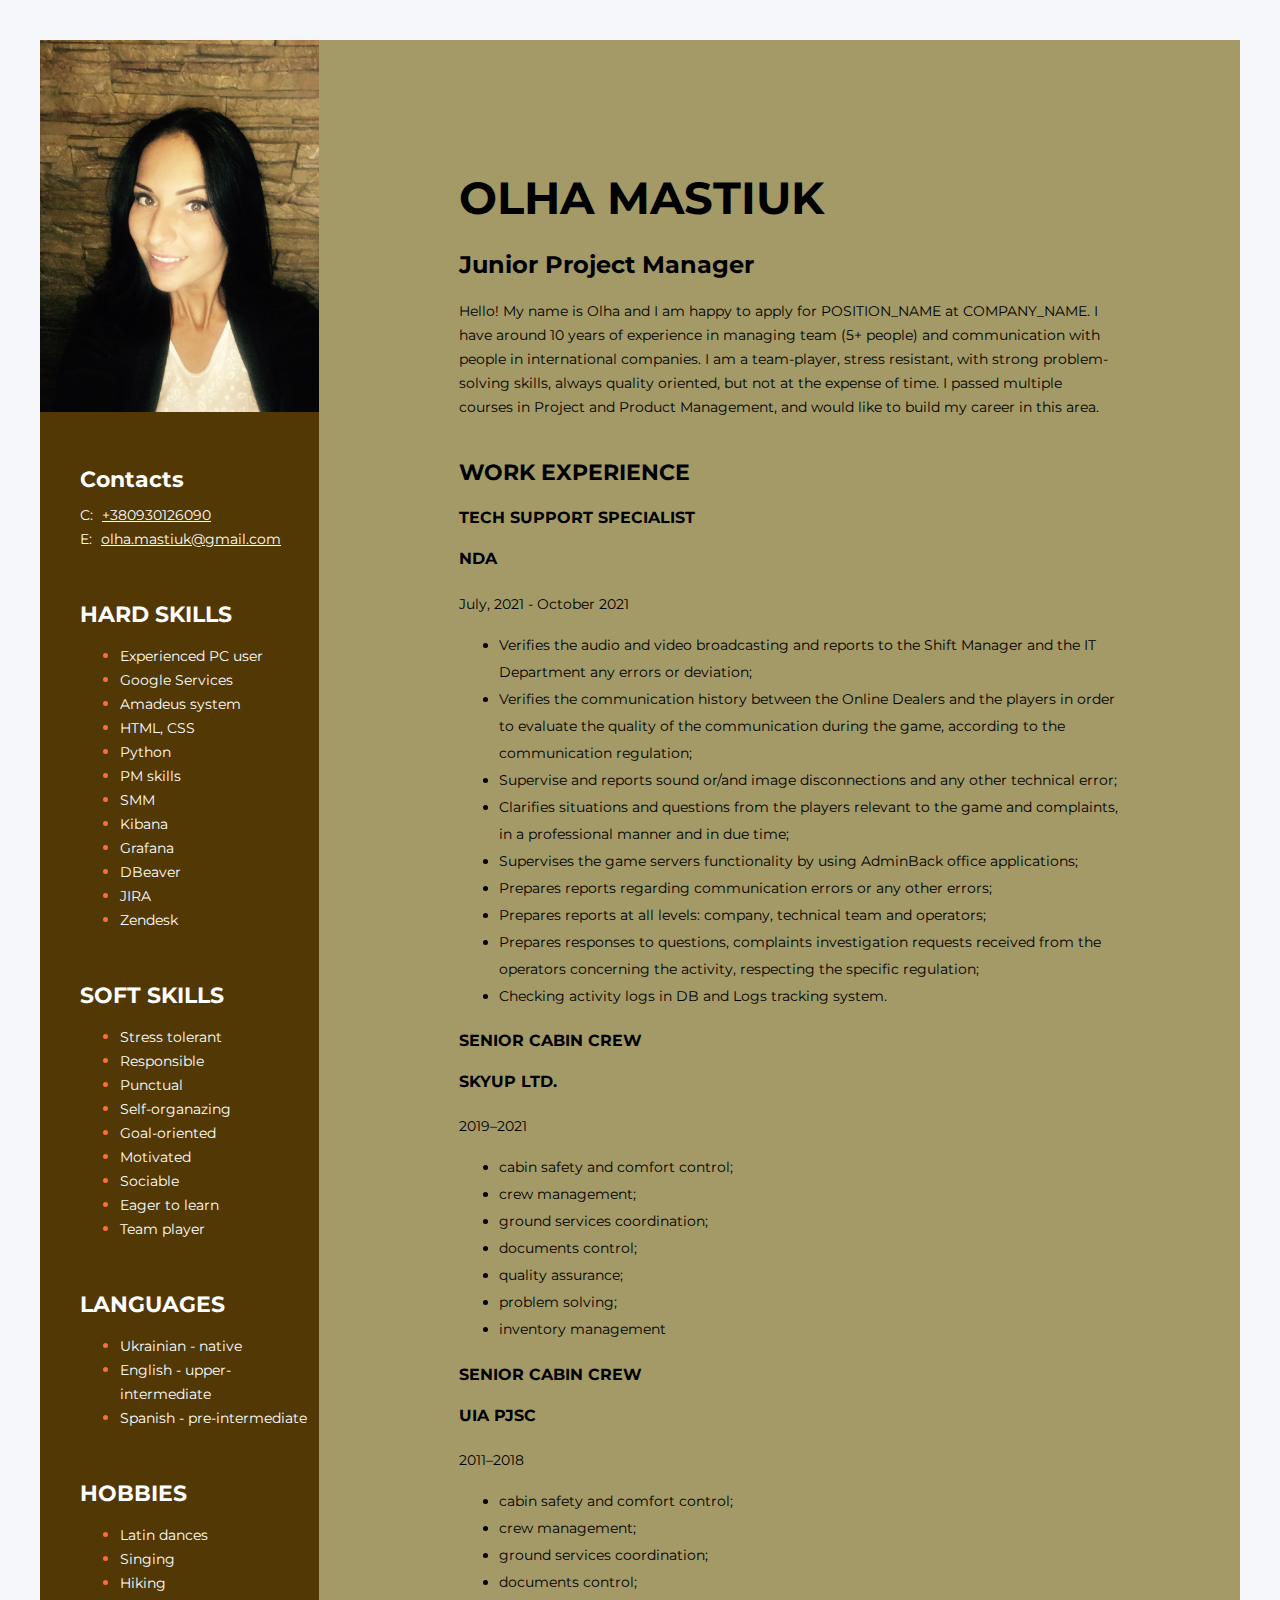
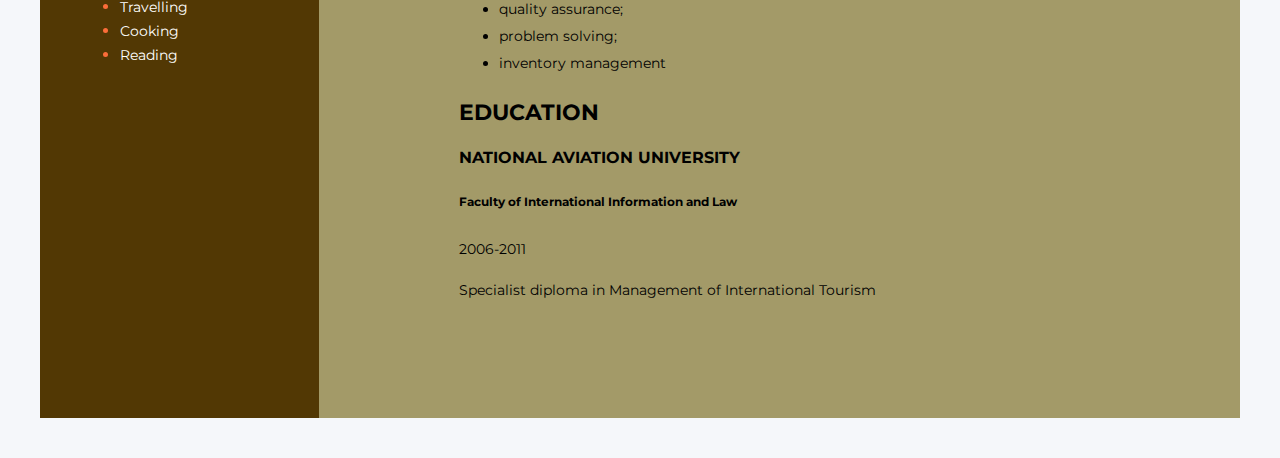
<file: CV.html>
<!DOCTYPE html>
<html lang="en">

<head>
    <meta charset="UTF-8">
    <meta name="viewport" content="width=device-width,initial-scale=1.0">
    <title>CV</title>
    <link rel="stylesheet" href="css/style.css">
</head>

<body>
    <!-- main section -->
    <div class="main-section">
        <!--Main content section-->
        <div class="main-content-section">
            <!-- about me section -->
            <div class="about-me-section">
                <h1 class="about-me-name">OLHA MASTIUK</h1>
                <h2 class="about me-profession">Junior Project Manager</h2>
                <p class="about-me-description"> Hello! My name is Olha and I am happy to apply for POSITION_NAME at
                    COMPANY_NAME. I have around 10 years of experience in managing team (5+ people) and communication
                    with people
                    in international companies.
                    I am a team-player, stress resistant, with strong problem-solving skills, always quality oriented,
                    but not at the
                    expense of time. I passed multiple courses in Project and Product Management, and would like to
                    build my career in this area.</p>
            </div>
            <!--My project sections-->
            <!-- <div class="my-project-section">
                <h3>Projects</h3>
                <ol class="my-project-list">
                    <li class="my-projects-item">
                        <span class="my-projects-text">
                            <a href="https://hellenglish.goit.global/"
                                class="my-project-link">https://hellenglish.goit.global/</a>
                            ....................
                            <span class="my-project-bracket">[</span> HTML5, CSS3 <span
                                class="my-project-bracket">]</span>
                        </span>
                    </li>
                    <li>
                        <span class="my-projects-text">
                            <a href="https://cryptohub.goit.global/"
                                class="my-project-link">https://cryptohub.goit.global/</a>
                            ......................
                            <span class="my-project-bracket">[</span> JavaScript <span
                                class="my-project-bracket">]</span></span>
                        <span class="my-projects-text"></span>
                        </span>
                    </li>
                    <li>
                        <span class="my-projects-text">
                            <a href="https://kidslike.goit.global/"
                                class="my-project-link">https://kidslike.goit.global/</a>
                            .........................
                            <span class="my-project-bracket">[</span> React.js, Node.js <span
                                class="my-project-bracket">]</span></span>
                        <span class="my-projects-text"></span>
                        </span>
                    </li>
                </ol>
            </div> -->
            <!--My work experiance-->
            <div class="my-work-experiance-section">
                <h3>WORK EXPERIENCE</h3>
                <div>
                    <h4>TECH SUPPORT SPECIALIST</h4>
                    <h4>NDA</h4>
                    <p>July, 2021 - October 2021</p>
                    <ul>
                        <li>Verifies the audio and video broadcasting and reports to the Shift Manager and the IT
                            Department any errors or deviation;</li>
                        <li>Verifies the communication history between the Online Dealers and the players in order to
                            evaluate the quality of the
                            communication during the game, according to the communication regulation;</li>
                        <li>Supervise and reports sound or/and image disconnections and any other technical error;</li>
                        <li>Clarifies situations and questions from the players relevant to the game and complaints, in
                            a professional manner and in
                            due time;</li>
                        <li>Supervises the game servers functionality by using AdminBack office applications;</li>
                        <li>Prepares reports regarding communication errors or any other errors;</li>
                        <li>Prepares reports at all levels: company, technical team and operators;</li>
                        <li>Prepares responses to questions, complaints investigation requests received from the
                            operators concerning the activity,
                            respecting the specific regulation;</li>
                        <li>Checking activity logs in DB and Logs tracking system.</li>
                    </ul>
                </div>
                <div>
                    <h4>SENIOR CABIN CREW</h4>
                    <h4>SKYUP LTD.</h4>
                    <p>2019–2021</p>
                    <ul>
                        <li>cabin safety and comfort control;</li>
                        <li>crew management;</li>
                        <li>ground services coordination;</li>
                        <li>documents control;</li>
                        <li>quality assurance;</li>
                        <li>problem solving;</li>
                        <li>inventory management</li>
                    </ul>
                </div>
                <div>
                    <h4>SENIOR CABIN CREW</h4>
                    <h4>UIA PJSC</h4>
                    <p>2011–2018</p>
                    <ul>
                        <li>cabin safety and comfort control;</li>
                        <li>crew management;</li>
                        <li>ground services coordination;</li>
                        <li>documents control;</li>
                        <li>quality assurance;</li>
                        <li>problem solving;</li>
                        <li>inventory management</li>
                    </ul>
                </div>
            </div>
            <!--Education-->
            <div class="my-education-section">
                <h3>EDUCATION</h3>
                <h4>NATIONAL AVIATION UNIVERSITY</h4>
                <h5>Faculty of International Information and Law</h5>
                <p>2006-2011</p>
                <p>Specialist diploma in Management of International Tourism</p>
            </div>
        </div>
        <!--sidebar section-->
        <aside class="sidebar-section">
            <img src="img/IMG_0563.JPG" alt="My photo" style="width: 100%;height: auto;">
            <!--Contact section-->
            <div class="contacts">
                <h3 class="sidebar-title">Contacts</h3>
                <div>
                    <span class="contact-type">C:</span>
                    <a class="contact-link" href="tel:+380930126090">+380930126090</a>
                </div>
                <div>
                    <span class="contact-type">E:</span>
                    <a class="contact-link" href="mailto:olha.mastiuk@gmail.com">olha.mastiuk@gmail.com</a>
                </div>
            </div>
            <!--sidebar section-->
            <div class="hard-skills">
                <h3 class="sidebar-title"> HARD SKILLS</h3>
                <ul class="hard-skills-list">
                    <li class="hard-skills-item"> <span class="hard-skills-item-text">Experienced PC user</span></li>
                    <li class="hard-skills-item"> <span class="hard-skills-item-text">Google Services</span></li>
                    <li class="hard-skills-item"> <span class="hard-skills-item-text">Amadeus system</span></li>
                    <li class="hard-skills-item"> <span class="hard-skills-item-text">HTML, CSS</span></li>
                    <li class="hard-skills-item"> <span class="hard-skills-item-text">Python</span></li>
                    <li class="hard-skills-item"> <span class="hard-skills-item-text">PM skills</span></li>
                    <li class="hard-skills-item"> <span class="hard-skills-item-text">SMM</span></li>
                    <li class="hard-skills-item"> <span class="hard-skills-item-text">Kibana</span></li>
                    <li class="hard-skills-item"> <span class="hard-skills-item-text">Grafana</span></li>
                    <li class="hard-skills-item"> <span class="hard-skills-item-text">DBeaver</span></li>
                    <li class="hard-skills-item"> <span class="hard-skills-item-text">JIRA</span></li>
                    <li class="hard-skills-item"> <span class="hard-skills-item-text">Zendesk</span></li>
                </ul>
            </div>
            <div class="soft-skills side">
                <h3 class="sidebar-title">SOFT SKILLS</h3>
                <ul class="soft-skills-list">
                    <li class="soft-skills-list"> <span class="soft-skills-item-text">Stress tolerant</span></li>
                    <li class="soft-skills-list"><span class="soft-skills-item-text">Responsible</span></li>
                    <li class="soft-skills-list"><span class="soft-skills-item-text">Punctual</span></li>
                    <li class="soft-skills-list"><span class="soft-skills-item-text">Self-organazing</span></li>
                    <li class="soft-skills-list"><span class="soft-skills-item-text">Goal-oriented</span></li>
                    <li class="soft-skills-list"><span class="soft-skills-item-text">Motivated</span></li>
                    <li class="soft-skills-list"><span class="soft-skills-item-text">Sociable</span></li>
                    <li class="soft-skills-list"><span class="soft-skills-item-text">Eager to learn</span></li>
                    <li class="soft-skills-list"><span class="soft-skills-item-text">Team player</span></li>
                </ul>
            </div>
            <div class="languages">
                <h3 class="sidebar-title">LANGUAGES</h3>
                <ul class="languages-list">
                    <li class="languages-list"><span class="languages-text">Ukrainian - native</span></li>
                    <li class="languages-list"><span class="languages-text">English - upper-intermediate</span></li>
                    <li class="languages-list"><span class="languages-text">Spanish - pre-intermediate</span></li>
                </ul>
            </div>
            <div class="hobbies">
                <h3 class="sidebar-title">HOBBIES</h3>
                <ul class="hobbies-list">
                    <li class="hobbies-list"><span class="hobbies-text">Latin dances</span></li>
                    <li class="hobbies-list"><span class="hobbies-text">Singing</span></li>
                    <li class="hobbies-list"><span class="hobbies-text">Hiking</span></li>
                    <li class="hobbies-list"><span class="hobbies-text">Travelling</span></li>
                    <li class="hobbies-list"><span class="hobbies-text">Cooking</span></li>
                    <li class="hobbies-list"><span class="hobbies-text">Reading</span></li>
                </ul>
            </div>
        </aside>
    </div>

</body>

</html>
</file>
<file: css/style.css>
@import url('https://fonts.googleapis.com/css2?family=Montserrat:ital,wght@0,100;0,200;0,300;0,400;0,500;0,600;0,700;0,800;0,900;1,100;1,200;1,300;1,400;1,500;1,600;1,700;1,800;1,900&display=swap');


body {
  font-family: "Montserrat", sans-serif;
  background-color: #f5f7fa;
}

.main-section {
  display: flex;
  flex-direction: row-reverse;
  width: 1200px;
  background-color: rgb(163, 154, 104);
  margin: 40px auto;
}
/* .main-content-section */

.main-content-section {
  padding: 100px 120px 100px 90px;

}
/* about me section */
.about-me-section {
  margin-bottom: 40px;
}

.about-me-profession {
  font-style: normal;
  font-weight: bold;
  font-size: 14px;
  line-height: 17px;
  margin-bottom: 20px;
  color: #000;
}
.about-me-name {
  font-style: normal;
  font-weight: bold;
  font-size: 45px;
  line-height: 55px;
  margin-bottom: 25px;
  color: #000;
}
.about-me-description {
  font-family: Montserrat;
  font-style: normal;
  font-weight: normal;
  font-size: 14px;
  line-height: 24px;
  color: #000;
  width: 650px;
}

/*.about-me-section {
}*/
.my-project-section {
  margin-bottom: 50px;
  font-style: normal;
  font-weight: normal;
  font-size: 15px;
  line-height: 27px;
}

.my-work-experiance-section,
.my-education-section {
  font-style: normal;
  font-weight: 400;
  font-size: 14px;
  line-height: 27px;
  margin-bottom: 10px;
  color: black;
}
.my-project-list {
  padding: 0 0 0 20px;
}

h3 {
  font-family: 'Montserrat';
  font-style: normal;
  font-weight: 700;
  font-size: 22px;
  line-height: 27px;
  color: #000000;
}

h4 {
  font-family: 'Montserrat';
  font-style: normal;
  font-weight: 700;
  font-size: 16px;
  line-height: 20px;
  color: #000000;
}
/*.my-projects-item {
  font-weight: bold;
  color: #000;
}*/
.my-project-link {
  font-style: normal;
  font-weight: normal;
  font-size: 14px;
  line-height: 24px;
  color: #000;
}
.my-project-bracket {
  font-style: normal;
  font-weight: bold;
  font-size: 14px;
  line-height: 24px;
  color: #000;
}
.my-projects-text {
  margin-left: 5px;
  font-style: normal;
  font-weight: normal;
  font-size: 14px;
  line-height: 24px;
  color: #000;
}

/* .sidebar-section */

.sidebar-section {
  background-color: #523804;
  width: 50%;
  padding-top: 0;
  margin-right: 50px;
}

.contacts,
.hard-skills,
.soft-skills,
.languages,
.hobbies {
  margin: 50px 0 0 40px;
  color: #fff;
}

.sidebar-title {
  color: #fff;
  font-style: normal;
  font-weight: bold;
  font-size: 22px;
  line-height: 27px;
  margin-bottom: 10px;
}
/* contacts */
.contact-type {
  font-style: normal;
  font-weight: normal;
  font-size: 14px;
  line-height: 24px;
  color: #fff;
  margin-right: 5px;
}
.contact-link {
  font-style: normal;
  font-weight: normal;
  font-size: 14px;
  line-height: 24px;
  color: white;
  margin-right: 5px;
}
/* hard-skills */
.hard-skills-list {
  padding: left 15px;
}
.hard-skills-item {
  color: #fb6d3a;
}

.hard-skills-item-text {
  font-style: normal;
  font-weight: normal;
  font-size: 14px;
  line-height: 24px;
  color: #fff;
}
/* soft skills */
.soft-skills-list {
  color: #fb6d3a;
}
.soft-skills-item-text {
  font-style: normal;
  font-weight: normal;
  font-size: 14px;
  line-height: 24px;
  color: #fff;
}
/* languages */
.languages-list {
  color: #fb6d3a;
}
.languages-text {
  font-style: normal;
  font-weight: normal;
  font-size: 14px;
  line-height: 24px;
  color: #fff;
}
/* hobbeis */
.hobbies-list {
  color: #fb6d3a;
}
.hobbies-text {
  font-style: normal;
  font-weight: normal;
  font-size: 14px;
  line-height: 24px;
  color: #fff;
}
</file>
